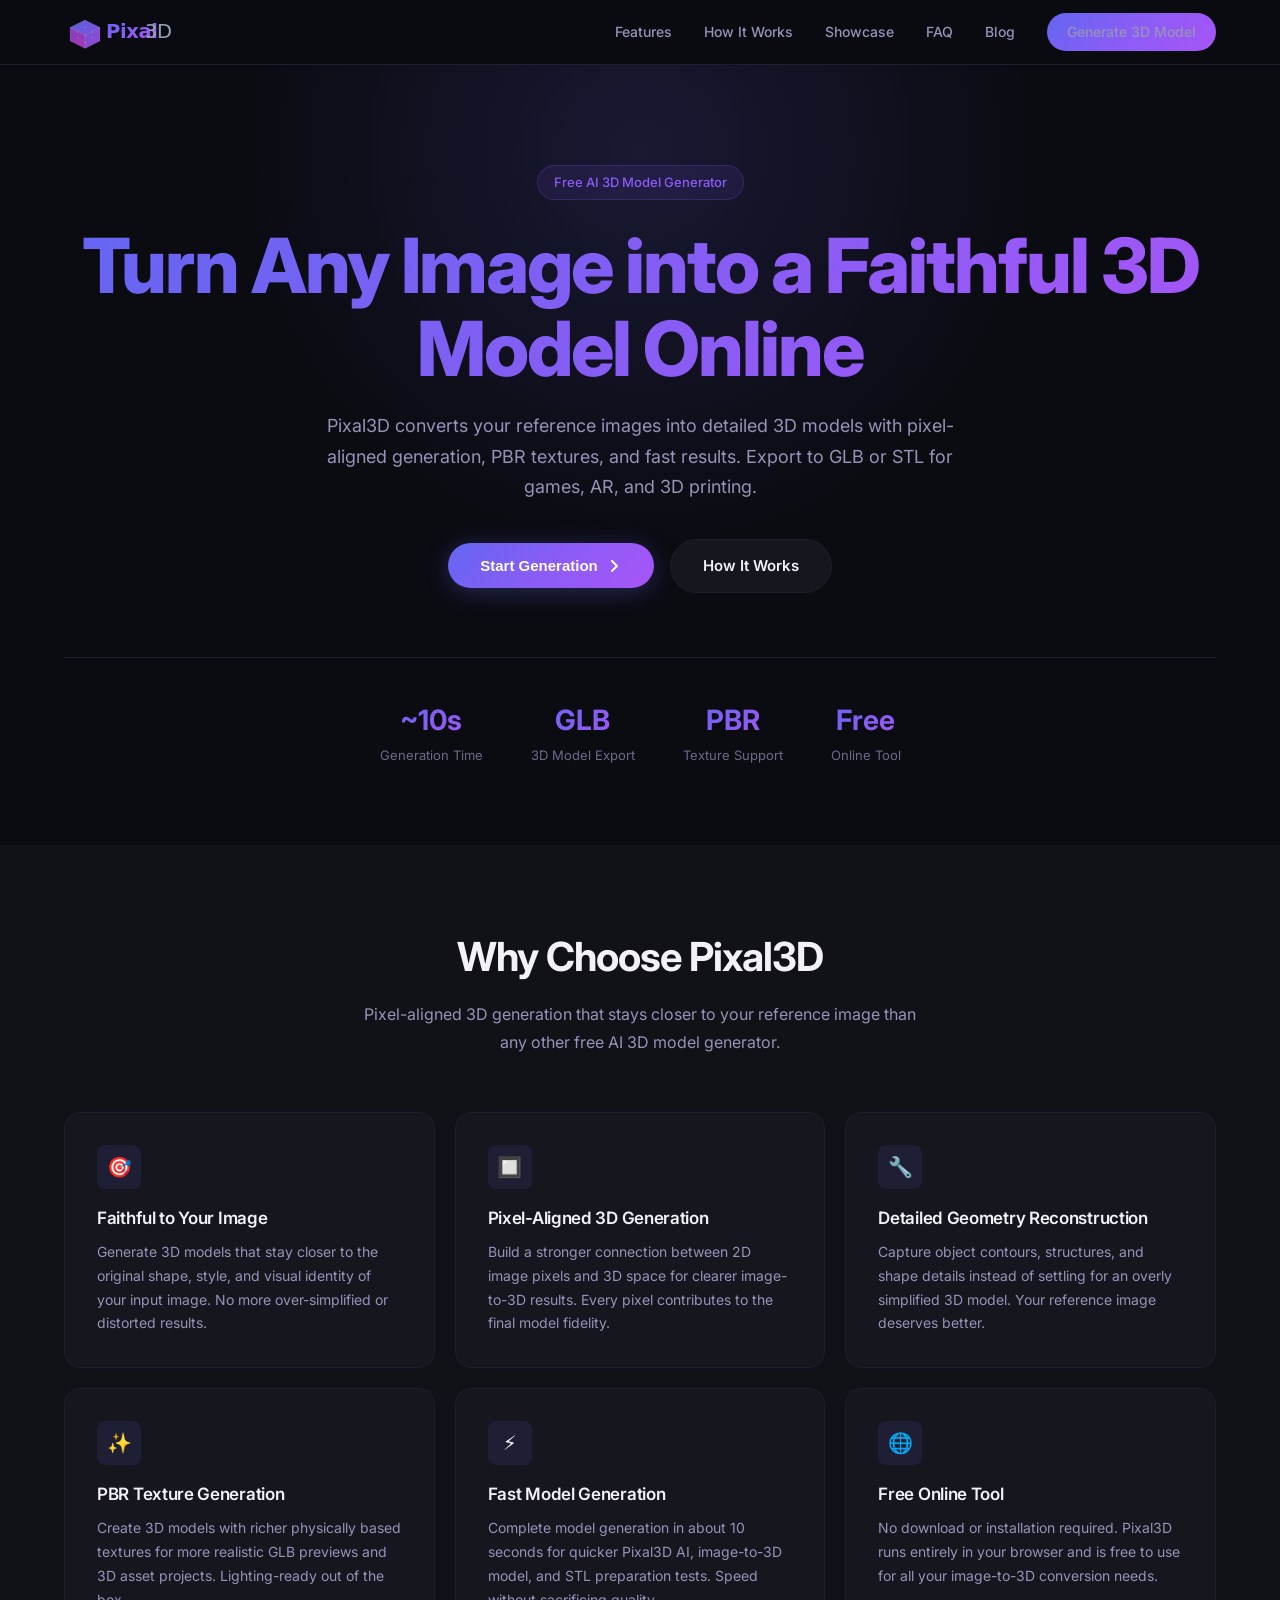
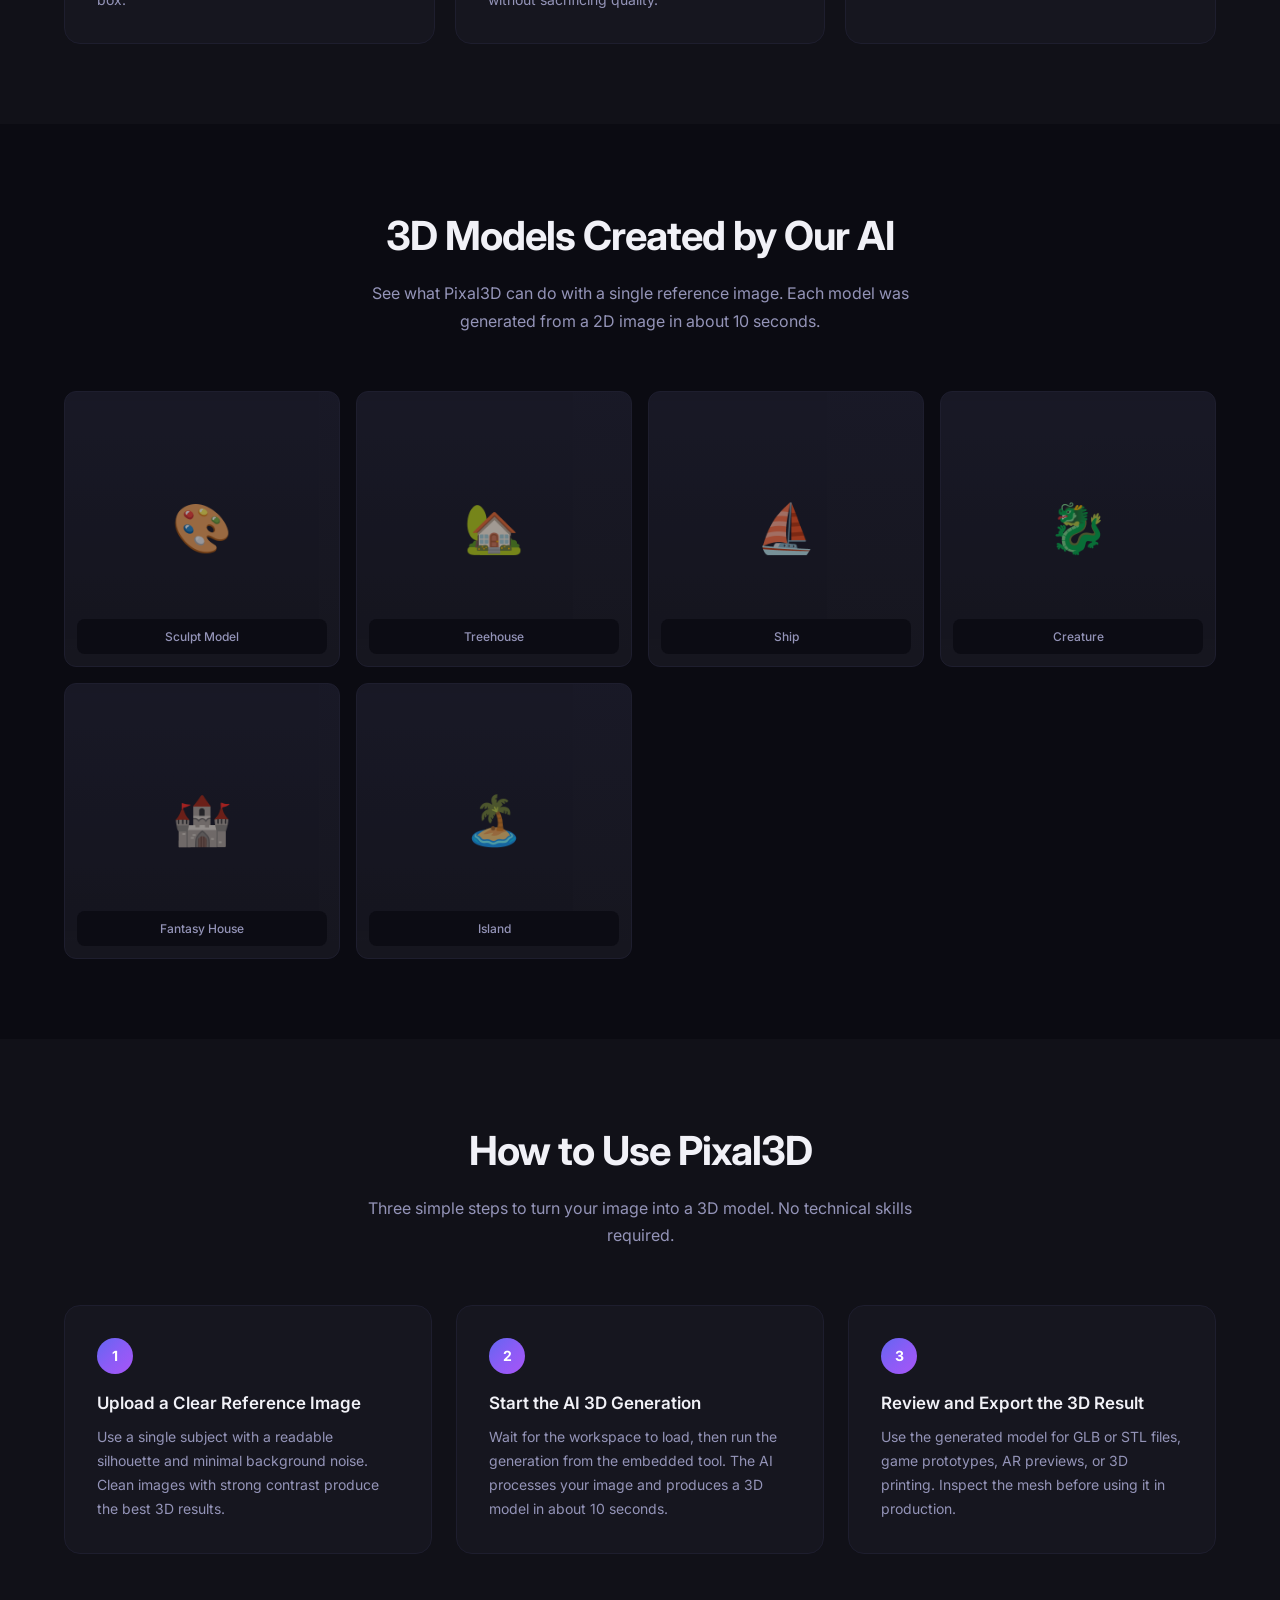
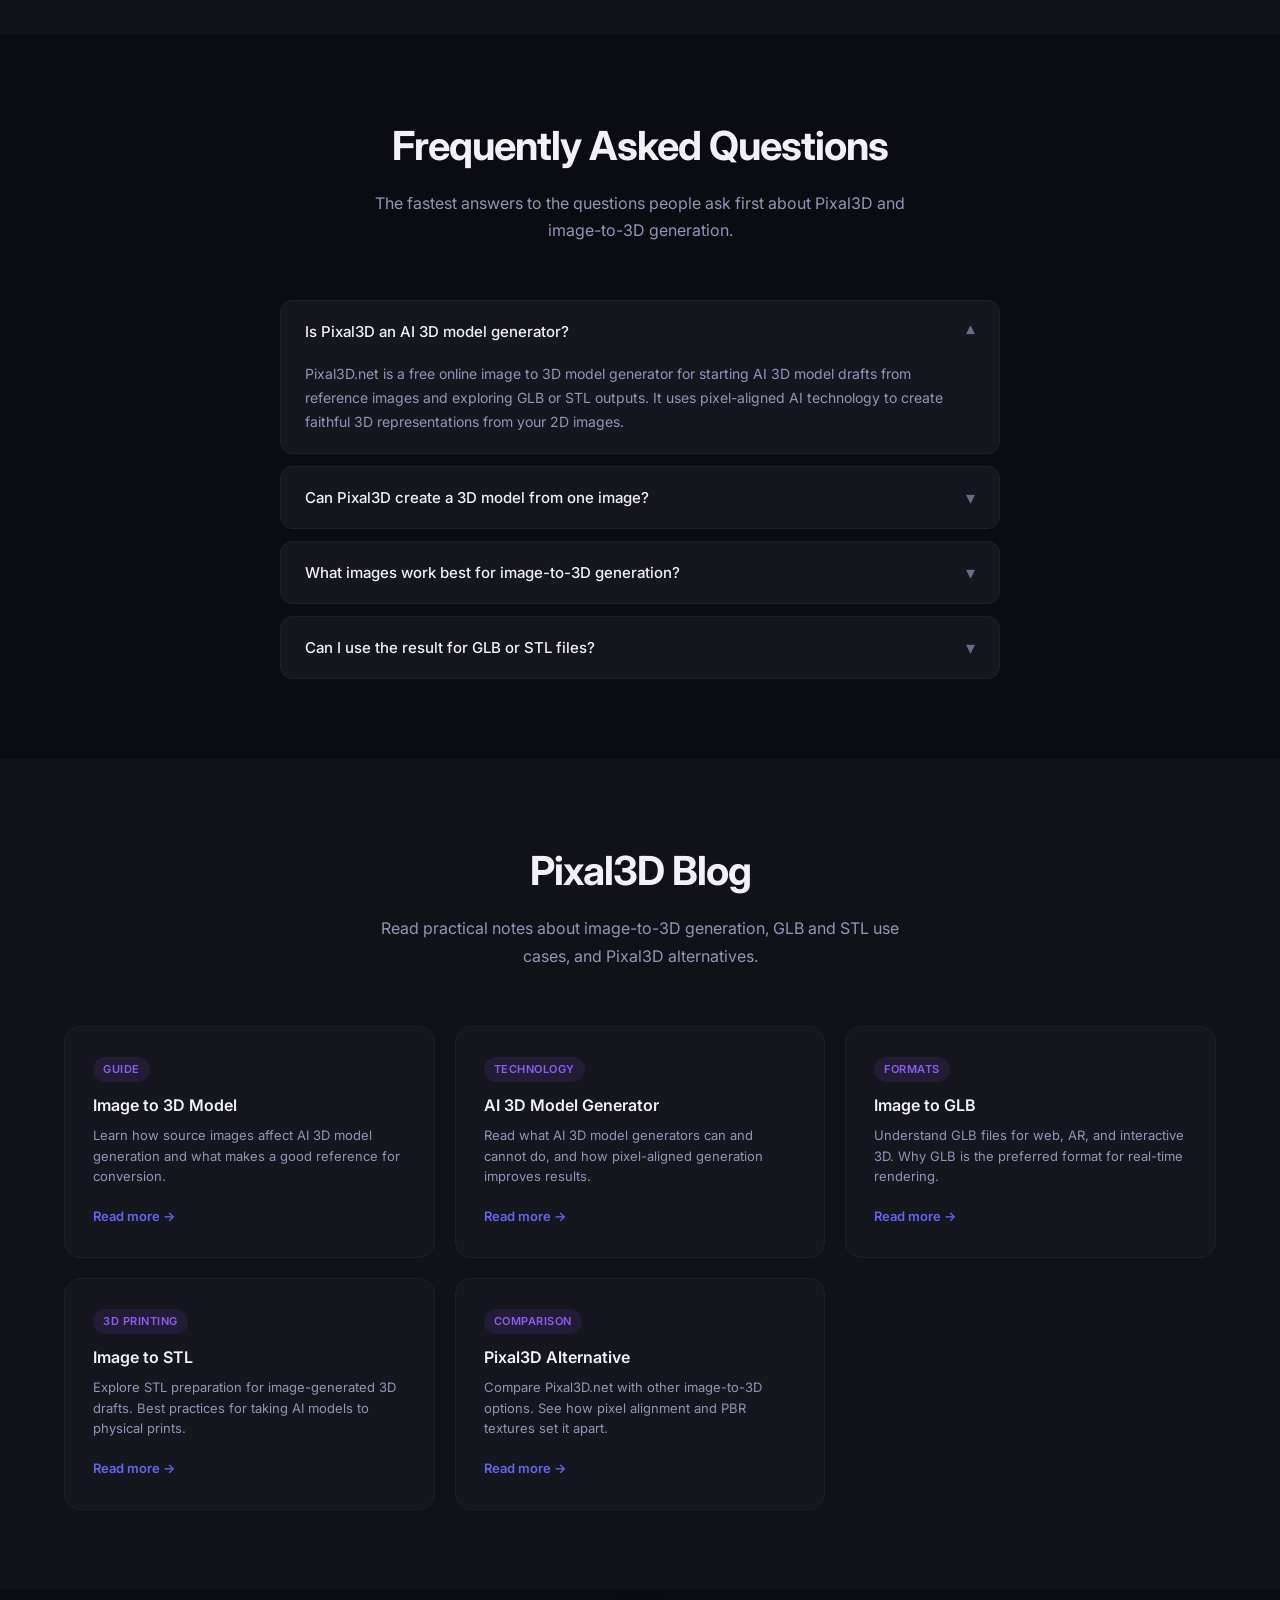
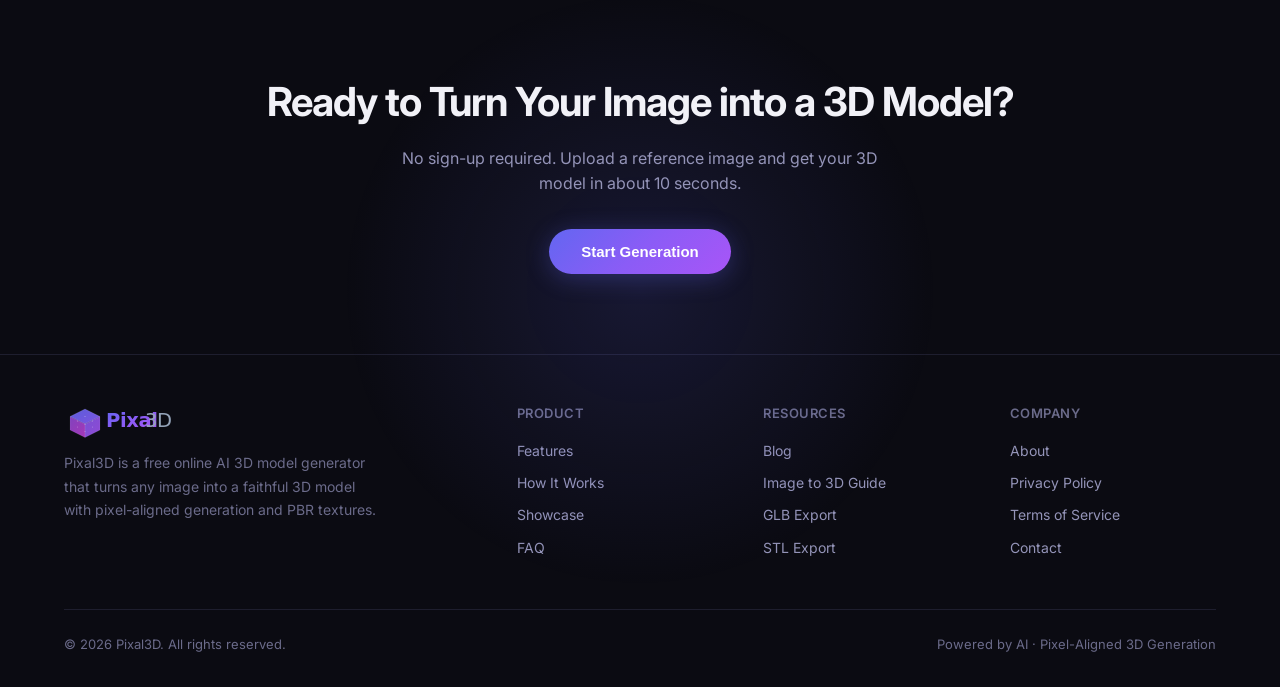
<file: index.html>
<!DOCTYPE html>
<html lang="en">
<head>
  <meta charset="UTF-8" />
  <meta name="viewport" content="width=device-width, initial-scale=1.0" />
  <title>Pixal3D Image to 3D Generator | Free AI 3D Model Generator</title>
  <meta name="description" content="Pixal3D is a free online AI 3D model generator that turns any image into a faithful 3D model. Generate GLB and STL files with pixel-aligned 3D generation, PBR textures, and fast results in about 10 seconds." />
  <meta name="keywords" content="Pixal3D, image to 3D, AI 3D model generator, free 3D model generator, image to GLB, image to STL, AI 3D generation, 3D model from image, pixel-aligned 3D, PBR texture generator, online 3D model creator" />
  <meta name="robots" content="index, follow" />
  <meta name="author" content="Pixal3D" />
  <link rel="canonical" href="https://pixal3d.lol/" />

  <!-- Open Graph -->
  <meta property="og:type" content="website" />
  <meta property="og:title" content="Pixal3D Image to 3D Generator | Free AI 3D Model Generator" />
  <meta property="og:description" content="Turn any image into a faithful 3D model online with Pixal3D. Free AI 3D model generator with pixel-aligned generation and PBR textures. Export to GLB and STL." />
  <meta property="og:url" content="https://pixal3d.lol/" />
  <meta property="og:image" content="https://pixal3d.lol/og-image.png" />
  <meta property="og:site_name" content="Pixal3D" />
  <meta property="og:locale" content="en_US" />

  <!-- Twitter Card -->
  <meta name="twitter:card" content="summary_large_image" />
  <meta name="twitter:title" content="Pixal3D Image to 3D Generator | Free AI 3D Model Generator" />
  <meta name="twitter:description" content="Turn any image into a faithful 3D model online with Pixal3D. Free AI 3D model generator with pixel-aligned generation and PBR textures." />
  <meta name="twitter:image" content="https://pixal3d.lol/og-image.png" />

  <!-- Favicon -->
  <link rel="icon" type="image/svg+xml" href="favicon.svg" />
  <link rel="apple-touch-icon" href="apple-touch-icon.png" />

  <!-- Fonts -->
  <link rel="preconnect" href="https://fonts.googleapis.com" />
  <link rel="preconnect" href="https://fonts.gstatic.com" crossorigin />
  <link href="https://fonts.googleapis.com/css2?family=Inter:wght@300;400;500;600;700;800&display=swap" rel="stylesheet" />

  <!-- Stylesheet -->
  <link rel="stylesheet" href="assets/css/style.css" />

  <!-- Structured Data -->
  <script type="application/ld+json">
  {
    "@context": "https://schema.org",
    "@type": "SoftwareApplication",
    "name": "Pixal3D",
    "applicationCategory": "Multimedia",
    "operatingSystem": "Web",
    "description": "Free online AI 3D model generator that turns images into 3D models with PBR textures.",
    "url": "https://pixal3d.lol/",
    "offers": {
      "@type": "Offer",
      "price": "0",
      "priceCurrency": "USD"
    }
  }
  </script>
</head>
<body>

  <!-- ============================================
       Header / Navigation
       ============================================ -->
  <header class="site-header">
    <div class="container header-inner">
      <a href="index.html" class="logo-link">
        <img src="assets/images/logo.svg" alt="Pixal3D - Free AI 3D Model Generator" width="180" height="36" />
      </a>
      <nav class="header-nav">
        <a href="#features">Features</a>
        <a href="#how-it-works">How It Works</a>
        <a href="#showcase">Showcase</a>
        <a href="#faq">FAQ</a>
        <a href="#blog">Blog</a>
        <a href="https://mirofish.my/" class="header-cta">Generate 3D Model</a>
      </nav>
      <button class="hamburger" aria-label="Toggle navigation menu">
        <span></span>
        <span></span>
        <span></span>
      </button>
    </div>
  </header>

  <!-- ============================================
       Hero Section
       ============================================ -->
  <section class="hero">
    <div class="container">
      <div class="hero-badge fade-in">Free AI 3D Model Generator</div>
      <h1 class="fade-in fade-in-delay-1">Turn Any Image into a Faithful 3D Model Online</h1>
      <p class="fade-in fade-in-delay-2">
        Pixal3D converts your reference images into detailed 3D models with pixel-aligned generation, PBR textures, and fast results. Export to GLB or STL for games, AR, and 3D printing.
      </p>
      <div class="hero-actions fade-in fade-in-delay-3">
        <button id="hero-cta-btn" class="btn-primary">
          Start Generation
          <svg width="16" height="16" viewBox="0 0 16 16" fill="none">
            <path d="M6 3L11 8L6 13" stroke="currentColor" stroke-width="2" stroke-linecap="round" stroke-linejoin="round"/>
          </svg>
        </button>
        <a href="#how-it-works" class="btn-secondary">How It Works</a>
      </div>
      <div class="hero-stats">
        <div class="stat-item">
          <div class="stat-number">~10s</div>
          <div class="stat-label">Generation Time</div>
        </div>
        <div class="stat-item">
          <div class="stat-number">GLB</div>
          <div class="stat-label">3D Model Export</div>
        </div>
        <div class="stat-item">
          <div class="stat-number">PBR</div>
          <div class="stat-label">Texture Support</div>
        </div>
        <div class="stat-item">
          <div class="stat-number">Free</div>
          <div class="stat-label">Online Tool</div>
        </div>
      </div>
    </div>
  </section>

  <!-- ============================================
       Features / Why Choose Pixal3D
       ============================================ -->
  <section id="features" class="section features">
    <div class="container">
      <div class="section-header fade-in">
        <h2>Why Choose Pixal3D</h2>
        <p>Pixel-aligned 3D generation that stays closer to your reference image than any other free AI 3D model generator.</p>
      </div>
      <div class="features-grid">
        <div class="feature-card fade-in fade-in-delay-1">
          <div class="feature-icon">🎯</div>
          <h3>Faithful to Your Image</h3>
          <p>Generate 3D models that stay closer to the original shape, style, and visual identity of your input image. No more over-simplified or distorted results.</p>
        </div>
        <div class="feature-card fade-in fade-in-delay-1">
          <div class="feature-icon">🔲</div>
          <h3>Pixel-Aligned 3D Generation</h3>
          <p>Build a stronger connection between 2D image pixels and 3D space for clearer image-to-3D results. Every pixel contributes to the final model fidelity.</p>
        </div>
        <div class="feature-card fade-in fade-in-delay-2">
          <div class="feature-icon">🔧</div>
          <h3>Detailed Geometry Reconstruction</h3>
          <p>Capture object contours, structures, and shape details instead of settling for an overly simplified 3D model. Your reference image deserves better.</p>
        </div>
        <div class="feature-card fade-in fade-in-delay-2">
          <div class="feature-icon">✨</div>
          <h3>PBR Texture Generation</h3>
          <p>Create 3D models with richer physically based textures for more realistic GLB previews and 3D asset projects. Lighting-ready out of the box.</p>
        </div>
        <div class="feature-card fade-in fade-in-delay-3">
          <div class="feature-icon">⚡</div>
          <h3>Fast Model Generation</h3>
          <p>Complete model generation in about 10 seconds for quicker Pixal3D AI, image-to-3D model, and STL preparation tests. Speed without sacrificing quality.</p>
        </div>
        <div class="feature-card fade-in fade-in-delay-3">
          <div class="feature-icon">🌐</div>
          <h3>Free Online Tool</h3>
          <p>No download or installation required. Pixal3D runs entirely in your browser and is free to use for all your image-to-3D conversion needs.</p>
        </div>
      </div>
    </div>
  </section>

  <!-- ============================================
       Showcase / 3D Models Created by AI
       ============================================ -->
  <section id="showcase" class="section">
    <div class="container">
      <div class="section-header fade-in">
        <h2>3D Models Created by Our AI</h2>
        <p>See what Pixal3D can do with a single reference image. Each model was generated from a 2D image in about 10 seconds.</p>
      </div>
      <div class="showcase-grid">
        <div class="showcase-item">
          <div class="showcase-placeholder">🎨</div>
          <span class="showcase-label">Sculpt Model</span>
        </div>
        <div class="showcase-item">
          <div class="showcase-placeholder">🏡</div>
          <span class="showcase-label">Treehouse</span>
        </div>
        <div class="showcase-item">
          <div class="showcase-placeholder">⛵</div>
          <span class="showcase-label">Ship</span>
        </div>
        <div class="showcase-item">
          <div class="showcase-placeholder">🐉</div>
          <span class="showcase-label">Creature</span>
        </div>
        <div class="showcase-item">
          <div class="showcase-placeholder">🏰</div>
          <span class="showcase-label">Fantasy House</span>
        </div>
        <div class="showcase-item">
          <div class="showcase-placeholder">🏝️</div>
          <span class="showcase-label">Island</span>
        </div>
      </div>
    </div>
  </section>

  <!-- ============================================
       How It Works
       ============================================ -->
  <section id="how-it-works" class="section steps">
    <div class="container">
      <div class="section-header fade-in">
        <h2>How to Use Pixal3D</h2>
        <p>Three simple steps to turn your image into a 3D model. No technical skills required.</p>
      </div>
      <div class="steps-grid">
        <div class="step-card fade-in fade-in-delay-1">
          <div class="step-number">1</div>
          <h3>Upload a Clear Reference Image</h3>
          <p>Use a single subject with a readable silhouette and minimal background noise. Clean images with strong contrast produce the best 3D results.</p>
        </div>
        <div class="step-card fade-in fade-in-delay-2">
          <div class="step-number">2</div>
          <h3>Start the AI 3D Generation</h3>
          <p>Wait for the workspace to load, then run the generation from the embedded tool. The AI processes your image and produces a 3D model in about 10 seconds.</p>
        </div>
        <div class="step-card fade-in fade-in-delay-3">
          <div class="step-number">3</div>
          <h3>Review and Export the 3D Result</h3>
          <p>Use the generated model for GLB or STL files, game prototypes, AR previews, or 3D printing. Inspect the mesh before using it in production.</p>
        </div>
      </div>
    </div>
  </section>

  <!-- ============================================
       FAQ
       ============================================ -->
  <section id="faq" class="section">
    <div class="container">
      <div class="section-header fade-in">
        <h2>Frequently Asked Questions</h2>
        <p>The fastest answers to the questions people ask first about Pixal3D and image-to-3D generation.</p>
      </div>
      <div class="faq-list">
        <div class="faq-item fade-in fade-in-delay-1">
          <button class="faq-question">
            Is Pixal3D an AI 3D model generator?
            <span class="faq-icon">▾</span>
          </button>
          <div class="faq-answer">
            <p>Pixal3D.net is a free online image to 3D model generator for starting AI 3D model drafts from reference images and exploring GLB or STL outputs. It uses pixel-aligned AI technology to create faithful 3D representations from your 2D images.</p>
          </div>
        </div>
        <div class="faq-item fade-in fade-in-delay-2">
          <button class="faq-question">
            Can Pixal3D create a 3D model from one image?
            <span class="faq-icon">▾</span>
          </button>
          <div class="faq-answer">
            <p>Yes. Start with a clear reference image, then use the generator to create an AI 3D model draft that can be reviewed and prepared for downstream projects. A single well-framed image is all you need to get started.</p>
          </div>
        </div>
        <div class="faq-item fade-in fade-in-delay-3">
          <button class="faq-question">
            What images work best for image-to-3D generation?
            <span class="faq-icon">▾</span>
          </button>
          <div class="faq-answer">
            <p>Single-object images with a clean background, strong silhouette, and visible shape details usually work better than crowded scenes or heavily occluded subjects. Good lighting and clear contours help the AI reconstruct geometry more accurately.</p>
          </div>
        </div>
        <div class="faq-item fade-in fade-in-delay-3">
          <button class="faq-question">
            Can I use the result for GLB or STL files?
            <span class="faq-icon">▾</span>
          </button>
          <div class="faq-answer">
            <p>Pixal3D.net is organized around common GLB and STL uses. Always inspect the generated mesh before using it in production, printing, or interactive scenes. GLB files work great for web, AR, and game engines, while STL is ideal for 3D printing workflows.</p>
          </div>
        </div>
      </div>
    </div>
  </section>

  <!-- ============================================
       Blog Section
       ============================================ -->
  <section id="blog" class="section features">
    <div class="container">
      <div class="section-header fade-in">
        <h2>Pixal3D Blog</h2>
        <p>Read practical notes about image-to-3D generation, GLB and STL use cases, and Pixal3D alternatives.</p>
      </div>
      <div class="blog-grid">
        <div class="blog-card fade-in fade-in-delay-1">
          <span class="blog-tag">Guide</span>
          <h3>Image to 3D Model</h3>
          <p>Learn how source images affect AI 3D model generation and what makes a good reference for conversion.</p>
          <a href="https://mirofish.my/" class="blog-link">Read more →</a>
        </div>
        <div class="blog-card fade-in fade-in-delay-2">
          <span class="blog-tag">Technology</span>
          <h3>AI 3D Model Generator</h3>
          <p>Read what AI 3D model generators can and cannot do, and how pixel-aligned generation improves results.</p>
          <a href="https://mirofish.my/" class="blog-link">Read more →</a>
        </div>
        <div class="blog-card fade-in fade-in-delay-3">
          <span class="blog-tag">Formats</span>
          <h3>Image to GLB</h3>
          <p>Understand GLB files for web, AR, and interactive 3D. Why GLB is the preferred format for real-time rendering.</p>
          <a href="https://mirofish.my/" class="blog-link">Read more →</a>
        </div>
        <div class="blog-card fade-in fade-in-delay-1">
          <span class="blog-tag">3D Printing</span>
          <h3>Image to STL</h3>
          <p>Explore STL preparation for image-generated 3D drafts. Best practices for taking AI models to physical prints.</p>
          <a href="https://mirofish.my/" class="blog-link">Read more →</a>
        </div>
        <div class="blog-card fade-in fade-in-delay-2">
          <span class="blog-tag">Comparison</span>
          <h3>Pixal3D Alternative</h3>
          <p>Compare Pixal3D.net with other image-to-3D options. See how pixel alignment and PBR textures set it apart.</p>
          <a href="https://mirofish.my/" class="blog-link">Read more →</a>
        </div>
      </div>
    </div>
  </section>

  <!-- ============================================
       CTA Banner
       ============================================ -->
  <section class="cta-banner">
    <div class="container">
      <h2 class="fade-in">Ready to Turn Your Image into a 3D Model?</h2>
      <p class="fade-in fade-in-delay-1">No sign-up required. Upload a reference image and get your 3D model in about 10 seconds.</p>
      <div class="fade-in fade-in-delay-2">
        <button class="btn-primary btn-cta-banner">Start Generation</button>
      </div>
    </div>
  </section>

  <!-- ============================================
       Footer
       ============================================ -->
  <footer class="site-footer">
    <div class="container">
      <div class="footer-grid">
        <div class="footer-brand">
          <a href="index.html" class="logo-link">
            <img src="assets/images/logo.svg" alt="Pixal3D - Free AI 3D Model Generator" width="160" height="32" />
          </a>
          <p>Pixal3D is a free online AI 3D model generator that turns any image into a faithful 3D model with pixel-aligned generation and PBR textures.</p>
        </div>
        <div class="footer-col">
          <h4>Product</h4>
          <a href="#features">Features</a>
          <a href="#how-it-works">How It Works</a>
          <a href="#showcase">Showcase</a>
          <a href="#faq">FAQ</a>
        </div>
        <div class="footer-col">
          <h4>Resources</h4>
          <a href="#blog">Blog</a>
          <a href="https://mirofish.my/">Image to 3D Guide</a>
          <a href="https://mirofish.my/">GLB Export</a>
          <a href="https://mirofish.my/">STL Export</a>
        </div>
        <div class="footer-col">
          <h4>Company</h4>
          <a href="https://mirofish.my/">About</a>
          <a href="https://mirofish.my/">Privacy Policy</a>
          <a href="https://mirofish.my/">Terms of Service</a>
          <a href="https://mirofish.my/">Contact</a>
        </div>
      </div>
      <div class="footer-bottom">
        <span>&copy; 2026 Pixal3D. All rights reserved.</span>
        <span>Powered by AI · Pixel-Aligned 3D Generation</span>
      </div>
    </div>
  </footer>

  <!-- Script -->
  <script src="assets/js/main.js"></script>
</body>
</html>
</file>
<file: assets/css/style.css>
/* ============================================
   Pixal3D - Main Stylesheet
   ============================================ */

:root {
  --bg-primary: #0b0b12;
  --bg-secondary: #111118;
  --bg-card: #16161f;
  --bg-card-hover: #1c1c28;
  --border-color: #1e1e2e;
  --border-hover: #2e2e4a;
  --text-primary: #f1f1f7;
  --text-secondary: #9494b8;
  --text-muted: #6b6b8a;
  --accent-1: #6366f1;
  --accent-2: #8b5cf6;
  --accent-3: #a855f7;
  --accent-4: #d946ef;
  --gradient-bg: linear-gradient(135deg, #6366f1, #8b5cf6, #a855f7);
  --gradient-text: linear-gradient(135deg, #6366f1, #a855f7);
  --gradient-card: linear-gradient(180deg, rgba(99, 102, 241, 0.06), transparent);
  --glow-color: rgba(99, 102, 241, 0.15);
  --radius-sm: 8px;
  --radius-md: 12px;
  --radius-lg: 16px;
  --radius-xl: 20px;
  --font-sans: 'Inter', -apple-system, BlinkMacSystemFont, 'Segoe UI', system-ui, sans-serif;
  --font-mono: 'JetBrains Mono', 'Fira Code', monospace;
  --max-width: 1200px;
}

*,
*::before,
*::after {
  margin: 0;
  padding: 0;
  box-sizing: border-box;
}

html {
  scroll-behavior: smooth;
  -webkit-font-smoothing: antialiased;
  -moz-osx-font-smoothing: grayscale;
}

body {
  font-family: var(--font-sans);
  background-color: var(--bg-primary);
  color: var(--text-primary);
  line-height: 1.6;
  min-height: 100vh;
}

a {
  color: inherit;
  text-decoration: none;
}

/* ============================================
   Container
   ============================================ */

.container {
  width: 100%;
  max-width: var(--max-width);
  margin: 0 auto;
  padding: 0 24px;
}

/* ============================================
   Navigation / Header
   ============================================ */

.site-header {
  position: sticky;
  top: 0;
  z-index: 100;
  background: rgba(11, 11, 18, 0.8);
  backdrop-filter: blur(20px);
  -webkit-backdrop-filter: blur(20px);
  border-bottom: 1px solid var(--border-color);
}

.header-inner {
  display: flex;
  align-items: center;
  justify-content: space-between;
  height: 64px;
}

.logo-link {
  display: flex;
  align-items: center;
  gap: 2px;
}

.logo-link img {
  height: 36px;
  width: auto;
  display: block;
}

.header-nav {
  display: flex;
  align-items: center;
  gap: 32px;
}

.header-nav a {
  font-size: 14px;
  font-weight: 500;
  color: var(--text-secondary);
  transition: color 0.2s ease;
}

.header-nav a:hover {
  color: var(--text-primary);
}

.header-cta {
  display: inline-flex;
  align-items: center;
  gap: 6px;
  padding: 8px 20px;
  font-size: 14px;
  font-weight: 600;
  color: #fff;
  background: var(--gradient-bg);
  border-radius: 100px;
  transition: opacity 0.2s ease, transform 0.2s ease;
}

.header-cta:hover {
  opacity: 0.9;
  transform: translateY(-1px);
}

.hamburger {
  display: none;
  flex-direction: column;
  gap: 5px;
  background: none;
  border: none;
  cursor: pointer;
  padding: 4px;
}

.hamburger span {
  display: block;
  width: 22px;
  height: 2px;
  background: var(--text-primary);
  border-radius: 2px;
  transition: 0.3s ease;
}

/* ============================================
   Hero Section
   ============================================ */

.hero {
  position: relative;
  padding: 100px 0 80px;
  text-align: center;
  overflow: hidden;
}

.hero::before {
  content: '';
  position: absolute;
  top: -40%;
  left: 50%;
  transform: translateX(-50%);
  width: 800px;
  height: 800px;
  background: radial-gradient(circle, var(--glow-color) 0%, transparent 70%);
  pointer-events: none;
}

.hero-badge {
  display: inline-flex;
  align-items: center;
  gap: 6px;
  padding: 6px 16px;
  font-size: 13px;
  font-weight: 500;
  color: var(--accent-2);
  background: rgba(139, 92, 246, 0.1);
  border: 1px solid rgba(139, 92, 246, 0.2);
  border-radius: 100px;
  margin-bottom: 24px;
}

.hero h1 {
  font-size: clamp(42px, 7vw, 76px);
  font-weight: 800;
  line-height: 1.1;
  letter-spacing: -2px;
  margin-bottom: 20px;
  background: var(--gradient-text);
  -webkit-background-clip: text;
  -webkit-text-fill-color: transparent;
  background-clip: text;
}

.hero p {
  max-width: 640px;
  margin: 0 auto 36px;
  font-size: 18px;
  color: var(--text-secondary);
  line-height: 1.7;
}

.hero-actions {
  display: flex;
  align-items: center;
  justify-content: center;
  gap: 16px;
  flex-wrap: wrap;
}

.btn-primary {
  display: inline-flex;
  align-items: center;
  gap: 8px;
  padding: 14px 32px;
  font-size: 15px;
  font-weight: 600;
  color: #fff;
  background: var(--gradient-bg);
  border: none;
  border-radius: 100px;
  cursor: pointer;
  transition: opacity 0.2s ease, transform 0.2s ease, box-shadow 0.2s ease;
  box-shadow: 0 4px 24px rgba(99, 102, 241, 0.3);
}

.btn-primary:hover {
  opacity: 0.95;
  transform: translateY(-2px);
  box-shadow: 0 8px 32px rgba(99, 102, 241, 0.4);
}

.btn-secondary {
  display: inline-flex;
  align-items: center;
  gap: 8px;
  padding: 14px 32px;
  font-size: 15px;
  font-weight: 600;
  color: var(--text-primary);
  background: var(--bg-card);
  border: 1px solid var(--border-color);
  border-radius: 100px;
  cursor: pointer;
  transition: background 0.2s ease, border-color 0.2s ease, transform 0.2s ease;
}

.btn-secondary:hover {
  background: var(--bg-card-hover);
  border-color: var(--border-hover);
  transform: translateY(-2px);
}

.hero-stats {
  display: flex;
  align-items: center;
  justify-content: center;
  gap: 48px;
  margin-top: 64px;
  padding-top: 40px;
  border-top: 1px solid var(--border-color);
}

.stat-item {
  text-align: center;
}

.stat-number {
  font-size: 28px;
  font-weight: 700;
  background: var(--gradient-text);
  -webkit-background-clip: text;
  -webkit-text-fill-color: transparent;
  background-clip: text;
}

.stat-label {
  font-size: 13px;
  color: var(--text-muted);
  margin-top: 2px;
}

/* ============================================
   Section Shared
   ============================================ */

.section {
  padding: 80px 0;
}

.section-header {
  text-align: center;
  margin-bottom: 56px;
}

.section-header h2 {
  font-size: clamp(28px, 4vw, 40px);
  font-weight: 700;
  letter-spacing: -1px;
  margin-bottom: 12px;
}

.section-header p {
  max-width: 560px;
  margin: 0 auto;
  font-size: 16px;
  color: var(--text-secondary);
  line-height: 1.7;
}

/* ============================================
   Features / Advantages
   ============================================ */

.features {
  background: var(--bg-secondary);
}

.features-grid {
  display: grid;
  grid-template-columns: repeat(auto-fit, minmax(320px, 1fr));
  gap: 20px;
}

.feature-card {
  padding: 32px;
  background: var(--bg-card);
  border: 1px solid var(--border-color);
  border-radius: var(--radius-lg);
  transition: background 0.2s ease, border-color 0.2s ease, transform 0.2s ease;
}

.feature-card:hover {
  background: var(--bg-card-hover);
  border-color: var(--border-hover);
  transform: translateY(-2px);
}

.feature-icon {
  display: inline-flex;
  align-items: center;
  justify-content: center;
  width: 44px;
  height: 44px;
  border-radius: var(--radius-sm);
  background: rgba(99, 102, 241, 0.1);
  margin-bottom: 16px;
  font-size: 20px;
}

.feature-card h3 {
  font-size: 17px;
  font-weight: 600;
  margin-bottom: 8px;
  letter-spacing: -0.3px;
}

.feature-card p {
  font-size: 14px;
  color: var(--text-secondary);
  line-height: 1.7;
}

/* ============================================
   Showcase / Gallery
   ============================================ */

.showcase-grid {
  display: grid;
  grid-template-columns: repeat(auto-fit, minmax(250px, 1fr));
  gap: 16px;
}

.showcase-item {
  position: relative;
  aspect-ratio: 1;
  background: var(--bg-card);
  border: 1px solid var(--border-color);
  border-radius: var(--radius-md);
  overflow: hidden;
  display: flex;
  align-items: center;
  justify-content: center;
}

.showcase-placeholder {
  width: 100%;
  height: 100%;
  display: flex;
  align-items: center;
  justify-content: center;
  background: var(--gradient-card);
  font-size: 48px;
  opacity: 0.6;
}

.showcase-label {
  position: absolute;
  bottom: 12px;
  left: 12px;
  right: 12px;
  padding: 8px 12px;
  background: rgba(11, 11, 18, 0.8);
  backdrop-filter: blur(8px);
  border-radius: var(--radius-sm);
  font-size: 12px;
  font-weight: 500;
  color: var(--text-secondary);
  text-align: center;
}

/* ============================================
   How It Works
   ============================================ */

.steps {
  background: var(--bg-secondary);
}

.steps-grid {
  display: grid;
  grid-template-columns: repeat(auto-fit, minmax(300px, 1fr));
  gap: 24px;
}

.step-card {
  position: relative;
  padding: 32px;
  background: var(--bg-card);
  border: 1px solid var(--border-color);
  border-radius: var(--radius-lg);
  transition: background 0.2s ease, border-color 0.2s ease;
}

.step-card:hover {
  background: var(--bg-card-hover);
  border-color: var(--border-hover);
}

.step-number {
  display: inline-flex;
  align-items: center;
  justify-content: center;
  width: 36px;
  height: 36px;
  border-radius: 50%;
  background: var(--gradient-bg);
  color: #fff;
  font-size: 14px;
  font-weight: 700;
  margin-bottom: 16px;
}

.step-card h3 {
  font-size: 17px;
  font-weight: 600;
  margin-bottom: 8px;
}

.step-card p {
  font-size: 14px;
  color: var(--text-secondary);
  line-height: 1.7;
}

/* ============================================
   FAQ
   ============================================ */

.faq-list {
  max-width: 720px;
  margin: 0 auto;
  display: flex;
  flex-direction: column;
  gap: 12px;
}

.faq-item {
  background: var(--bg-card);
  border: 1px solid var(--border-color);
  border-radius: var(--radius-md);
  overflow: hidden;
  transition: border-color 0.2s ease;
}

.faq-item:hover {
  border-color: var(--border-hover);
}

.faq-question {
  width: 100%;
  display: flex;
  align-items: center;
  justify-content: space-between;
  padding: 20px 24px;
  background: none;
  border: none;
  color: var(--text-primary);
  font-size: 15px;
  font-weight: 500;
  cursor: pointer;
  text-align: left;
  font-family: var(--font-sans);
  transition: color 0.2s ease;
}

.faq-question:hover {
  color: var(--accent-2);
}

.faq-icon {
  font-size: 18px;
  color: var(--text-muted);
  transition: transform 0.3s ease;
  flex-shrink: 0;
}

.faq-item.active .faq-icon {
  transform: rotate(180deg);
}

.faq-answer {
  max-height: 0;
  overflow: hidden;
  transition: max-height 0.3s ease, padding 0.3s ease;
  padding: 0 24px;
}

.faq-item.active .faq-answer {
  max-height: 300px;
  padding: 0 24px 20px;
}

.faq-answer p {
  font-size: 14px;
  color: var(--text-secondary);
  line-height: 1.7;
}

/* ============================================
   Blog Section
   ============================================ */

.blog-grid {
  display: grid;
  grid-template-columns: repeat(auto-fit, minmax(280px, 1fr));
  gap: 20px;
}

.blog-card {
  padding: 28px;
  background: var(--bg-card);
  border: 1px solid var(--border-color);
  border-radius: var(--radius-lg);
  transition: background 0.2s ease, border-color 0.2s ease, transform 0.2s ease;
}

.blog-card:hover {
  background: var(--bg-card-hover);
  border-color: var(--border-hover);
  transform: translateY(-2px);
}

.blog-card .blog-tag {
  display: inline-block;
  padding: 4px 10px;
  font-size: 11px;
  font-weight: 600;
  color: var(--accent-2);
  background: rgba(139, 92, 246, 0.1);
  border-radius: 100px;
  margin-bottom: 12px;
  text-transform: uppercase;
  letter-spacing: 0.5px;
}

.blog-card h3 {
  font-size: 16px;
  font-weight: 600;
  margin-bottom: 8px;
  line-height: 1.4;
}

.blog-card p {
  font-size: 13px;
  color: var(--text-secondary);
  line-height: 1.6;
  margin-bottom: 16px;
}

.blog-card .blog-link {
  font-size: 13px;
  font-weight: 600;
  color: var(--accent-1);
  display: inline-flex;
  align-items: center;
  gap: 4px;
  transition: gap 0.2s ease;
}

.blog-card .blog-link:hover {
  gap: 8px;
}

/* ============================================
   CTA Banner
   ============================================ */

.cta-banner {
  text-align: center;
  padding: 80px 0;
  position: relative;
}

.cta-banner::before {
  content: '';
  position: absolute;
  top: 0;
  left: 50%;
  transform: translateX(-50%);
  width: 600px;
  height: 600px;
  background: radial-gradient(circle, var(--glow-color) 0%, transparent 70%);
  pointer-events: none;
}

.cta-banner h2 {
  font-size: clamp(28px, 4vw, 40px);
  font-weight: 700;
  letter-spacing: -1px;
  margin-bottom: 12px;
}

.cta-banner p {
  max-width: 520px;
  margin: 0 auto 32px;
  font-size: 16px;
  color: var(--text-secondary);
}

/* ============================================
   Footer
   ============================================ */

.site-footer {
  border-top: 1px solid var(--border-color);
  padding: 48px 0 32px;
}

.footer-grid {
  display: grid;
  grid-template-columns: 2fr 1fr 1fr 1fr;
  gap: 40px;
  margin-bottom: 40px;
}

.footer-brand p {
  font-size: 14px;
  color: var(--text-muted);
  line-height: 1.7;
  margin-top: 12px;
  max-width: 320px;
}

.footer-col h4 {
  font-size: 13px;
  font-weight: 600;
  text-transform: uppercase;
  letter-spacing: 0.5px;
  color: var(--text-muted);
  margin-bottom: 16px;
}

.footer-col a {
  display: block;
  font-size: 14px;
  color: var(--text-secondary);
  margin-bottom: 10px;
  transition: color 0.2s ease;
}

.footer-col a:hover {
  color: var(--text-primary);
}

.footer-bottom {
  display: flex;
  align-items: center;
  justify-content: space-between;
  padding-top: 24px;
  border-top: 1px solid var(--border-color);
  font-size: 13px;
  color: var(--text-muted);
}

/* ============================================
   Smooth Scrollbar
   ============================================ */

::-webkit-scrollbar {
  width: 6px;
}

::-webkit-scrollbar-track {
  background: var(--bg-primary);
}

::-webkit-scrollbar-thumb {
  background: var(--border-color);
  border-radius: 3px;
}

::-webkit-scrollbar-thumb:hover {
  background: var(--border-hover);
}

/* ============================================
   Animations
   ============================================ */

@keyframes fadeInUp {
  from {
    opacity: 0;
    transform: translateY(20px);
  }
  to {
    opacity: 1;
    transform: translateY(0);
  }
}

.fade-in {
  animation: fadeInUp 0.6s ease forwards;
}

.fade-in-delay-1 { animation-delay: 0.1s; }
.fade-in-delay-2 { animation-delay: 0.2s; }
.fade-in-delay-3 { animation-delay: 0.3s; }

/* ============================================
   Responsive
   ============================================ */

@media (max-width: 900px) {
  .footer-grid {
    grid-template-columns: 1fr 1fr;
    gap: 32px;
  }

  .footer-brand {
    grid-column: 1 / -1;
  }

  .hero-stats {
    gap: 24px;
    flex-wrap: wrap;
  }
}

@media (max-width: 768px) {
  .header-nav {
    display: none;
  }

  .header-nav.open {
    display: flex;
    flex-direction: column;
    position: absolute;
    top: 64px;
    left: 0;
    right: 0;
    background: rgba(11, 11, 18, 0.98);
    backdrop-filter: blur(20px);
    padding: 24px;
    gap: 16px;
    border-bottom: 1px solid var(--border-color);
  }

  .header-nav.open a {
    font-size: 16px;
    padding: 8px 0;
  }

  .hamburger {
    display: flex;
  }

  .hero {
    padding: 60px 0 40px;
  }

  .hero-stats {
    flex-direction: column;
    gap: 16px;
    margin-top: 40px;
    padding-top: 24px;
  }

  .section {
    padding: 48px 0;
  }

  .features-grid,
  .steps-grid,
  .blog-grid {
    grid-template-columns: 1fr;
  }

  .showcase-grid {
    grid-template-columns: repeat(2, 1fr);
  }

  .footer-grid {
    grid-template-columns: 1fr;
    gap: 24px;
  }

  .footer-bottom {
    flex-direction: column;
    gap: 8px;
    text-align: center;
  }

  .header-cta {
    display: none;
  }

  .header-nav.open .header-cta-mobile {
    display: inline-flex;
    justify-content: center;
    margin-top: 8px;
  }
}

@media (max-width: 480px) {
  .container {
    padding: 0 16px;
  }

  .hero-actions {
    flex-direction: column;
    width: 100%;
  }

  .btn-primary,
  .btn-secondary {
    width: 100%;
    justify-content: center;
  }

  .showcase-grid {
    grid-template-columns: 1fr;
  }
}
</file>
